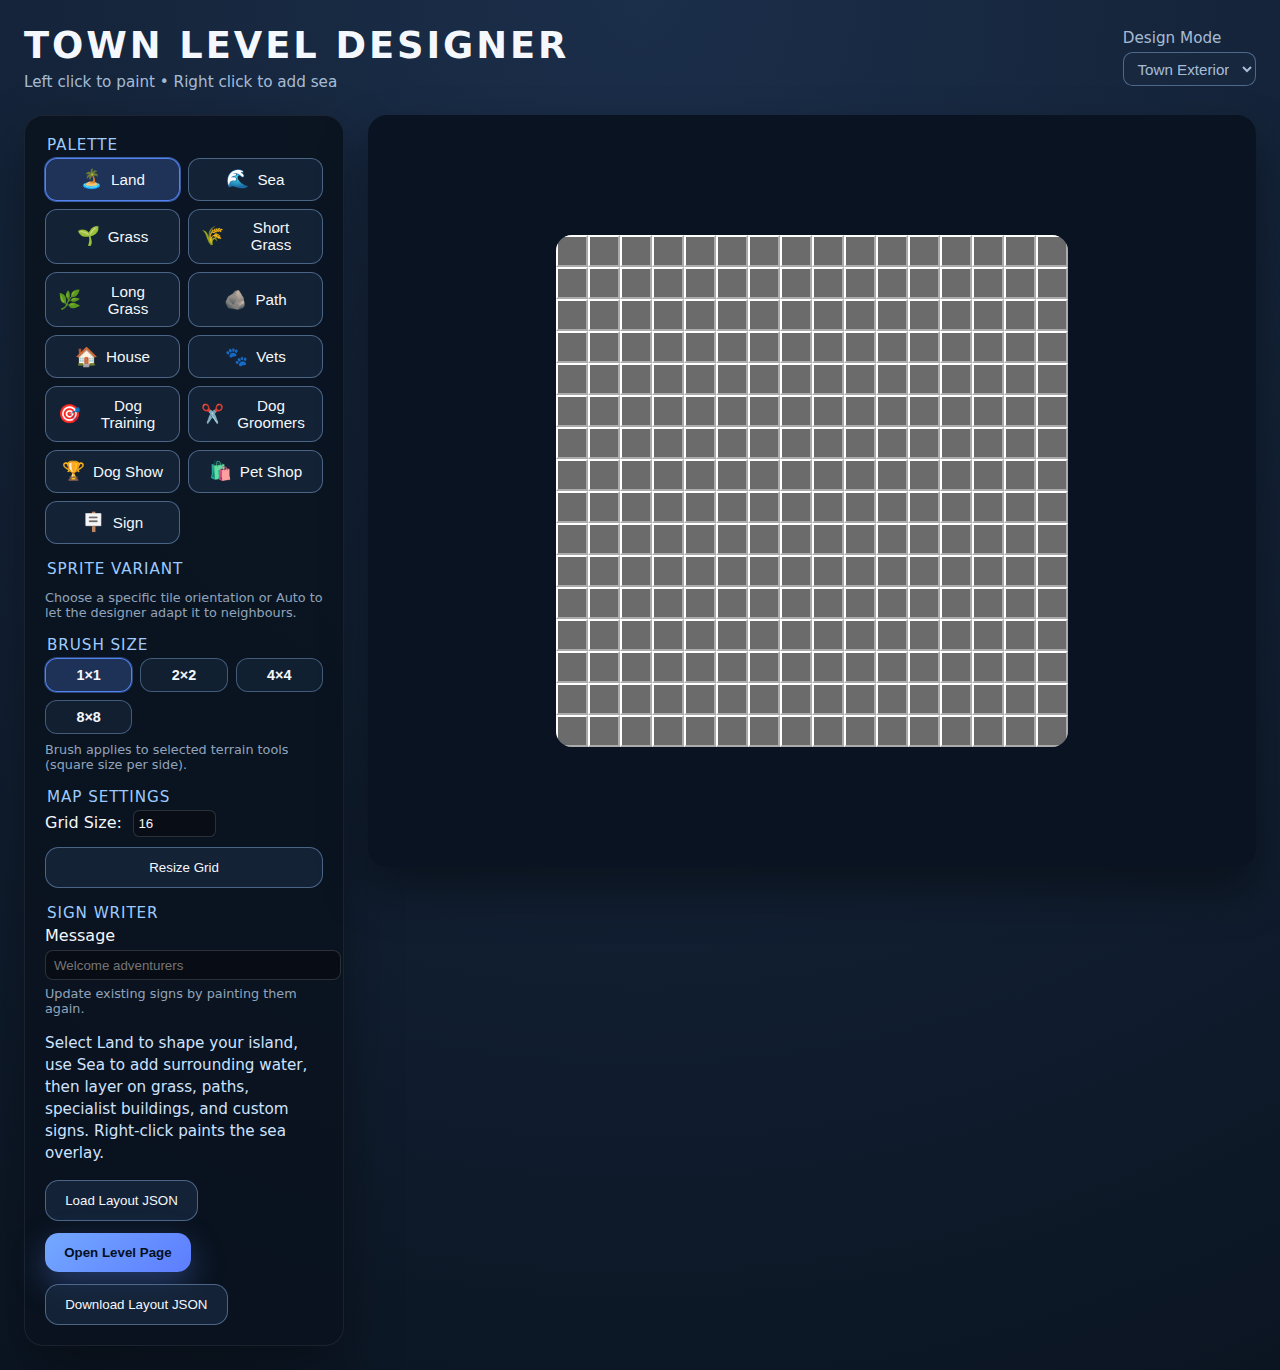
<file: leveldesign.html>
<!DOCTYPE html>
<html lang="en">
<head>
  <meta charset="UTF-8" />
  <meta name="viewport" content="width=device-width, initial-scale=1.0" />
  <title>Level Designer</title>
  <style>
    :root {
      color-scheme: dark;
      font-family: "Segoe UI", system-ui, -apple-system, sans-serif;
      background-color: #0b1522;
      color: #f4f7fb;
      --tile-size: 32px;
    }

    body {
      margin: 0;
      min-height: 100vh;
      display: grid;
      grid-template-columns: 320px 1fr;
      gap: 1.5rem;
      padding: 1.5rem;
      background: radial-gradient(circle at top, rgba(100, 160, 255, 0.18), rgba(11, 21, 34, 0.95));
    }

    header {
      grid-column: 1 / -1;
      display: flex;
      flex-wrap: wrap;
      justify-content: space-between;
      align-items: center;
      gap: 1rem;
    }

    header > div {
      display: grid;
      gap: 0.35rem;
    }

    h1 {
      margin: 0;
      font-size: clamp(1.6rem, 3vw, 2.3rem);
      letter-spacing: 0.08em;
      text-transform: uppercase;
    }

    #designerTagline {
      font-size: 0.95rem;
      color: rgba(207, 227, 255, 0.8);
    }

    .mode-switch {
      display: grid;
      gap: 0.35rem;
      font-size: 0.95rem;
      color: rgba(207, 227, 255, 0.8);
    }

    .mode-switch select {
      padding: 0.4rem 0.6rem;
      border-radius: 0.6rem;
      border: 1px solid rgba(158, 203, 255, 0.4);
      background: rgba(24, 42, 64, 0.65);
      color: inherit;
      font-size: 0.95rem;
    }

    .controls {
      background: rgba(9, 18, 29, 0.85);
      border: 1px solid rgba(255, 255, 255, 0.07);
      border-radius: 1.2rem;
      padding: 1.25rem;
      display: flex;
      flex-direction: column;
      gap: 1rem;
      box-shadow: 0 1.5rem 3.5rem rgba(0, 0, 0, 0.35);
    }

    fieldset {
      border: none;
      padding: 0;
      margin: 0;
      display: grid;
      gap: 0.5rem;
    }

    legend {
      margin-bottom: 0.25rem;
      font-size: 0.95rem;
      letter-spacing: 0.06em;
      text-transform: uppercase;
      color: #9ecbff;
    }

    .tool-list {
      display: grid;
      grid-template-columns: repeat(auto-fill, minmax(120px, 1fr));
      gap: 0.5rem;
    }

    .brush-options {
      display: grid;
      grid-template-columns: repeat(auto-fill, minmax(70px, 1fr));
      gap: 0.5rem;
    }

    .variant-options {
      display: grid;
      gap: 0.5rem;
    }

    .variant-list {
      display: grid;
      grid-template-columns: repeat(auto-fill, minmax(120px, 1fr));
      gap: 0.5rem;
    }

    button.brush,
    button.variant {
      padding: 0.5rem 0.6rem;
      border-radius: 0.75rem;
      border: 1px solid rgba(158, 203, 255, 0.35);
      background: rgba(24, 42, 64, 0.55);
      color: inherit;
      cursor: pointer;
      font-size: 0.9rem;
      font-weight: 600;
      transition: transform 0.12s ease, background 0.12s ease, border 0.12s ease;
    }

    button.brush.active,
    button.variant.active {
      background: rgba(90, 142, 255, 0.25);
      border-color: rgba(90, 142, 255, 0.9);
      box-shadow: 0 0 0 1px rgba(90, 142, 255, 0.4);
    }

    button.brush:hover,
    button.variant:hover {
      transform: translateY(-1px);
      background: rgba(40, 60, 90, 0.65);
    }

    .hint {
      margin: 0;
      font-size: 0.8rem;
      color: rgba(207, 227, 255, 0.7);
    }

    .sign-input {
      display: grid;
      gap: 0.35rem;
    }

    .sign-input input {
      width: 100%;
      padding: 0.4rem 0.5rem;
      border-radius: 0.5rem;
      border: 1px solid rgba(255, 255, 255, 0.15);
      background: rgba(7, 12, 20, 0.85);
      color: inherit;
    }

    button.tool {
      display: flex;
      align-items: center;
      gap: 0.5rem;
      justify-content: center;
      padding: 0.6rem 0.75rem;
      border-radius: 0.75rem;
      border: 1px solid rgba(158, 203, 255, 0.4);
      background: rgba(24, 42, 64, 0.65);
      color: inherit;
      font-size: 0.95rem;
      cursor: pointer;
      transition: transform 0.12s ease, background 0.12s ease, border 0.12s ease;
    }

    button.tool.active {
      background: rgba(90, 142, 255, 0.25);
      border-color: rgba(90, 142, 255, 0.9);
      box-shadow: 0 0 0 1px rgba(90, 142, 255, 0.6);
    }

    button.tool:hover {
      transform: translateY(-1px);
      background: rgba(40, 60, 90, 0.7);
    }

    .tool-icon {
      font-size: 1.15rem;
    }

    .map-wrapper {
      position: relative;
      display: grid;
      gap: 1rem;
    }

    #mapCanvas {
      max-width: 100%;
      max-height: 80vh;
      background: #0a1322;
      border-radius: 1.2rem;
      padding: 1rem;
      display: grid;
      place-items: center;
      box-shadow: 0 1.5rem 3rem rgba(0, 0, 0, 0.4);
      overflow: auto;
    }

    #grid {
      display: grid;
      background: #053042;
      border-radius: 1rem;
      overflow: hidden;
      box-shadow: inset 0 0 0 1px rgba(255, 255, 255, 0.05);
      gap: 0;
      width: max-content;
      height: max-content;
    }

    .tile {
      position: relative;
      display: grid;
      place-items: center;
      width: var(--tile-size);
      height: var(--tile-size);
      font-size: calc(var(--tile-size) * 0.45);
      font-weight: 600;
      cursor: crosshair;
      transition: filter 0.1s ease, transform 0.05s ease;
      user-select: none;
      padding: 0;
      box-sizing: border-box;
      background-repeat: no-repeat;
      background-origin: border-box;
      background-size: cover;
    }

    .tile:hover {
      filter: brightness(1.05);
      transform: scale(1.02);
    }

    .tile::after {
      content: attr(data-overlay-symbol);
      position: absolute;
      inset: 0;
      display: grid;
      place-items: center;
      font-size: calc(var(--tile-size) * 0.5);
      color: #fff9c4;
      text-shadow: 0 1px 2px rgba(0, 0, 0, 0.6);
      pointer-events: none;
    }

    #status {
      min-height: 2.5rem;
      font-size: 0.95rem;
      line-height: 1.45;
      color: #cfe3ff;
    }

    .export-buttons {
      display: flex;
      flex-wrap: wrap;
      gap: 0.75rem;
    }

    .primary {
      background: linear-gradient(135deg, #73a8ff, #5d7dff);
      color: #041021;
      border: none;
      font-weight: 600;
      padding: 0.75rem 1.2rem;
      border-radius: 0.85rem;
      cursor: pointer;
      box-shadow: 0 0.75rem 2rem rgba(94, 141, 255, 0.35);
      transition: transform 0.15s ease;
    }

    .primary:hover {
      transform: translateY(-1px) scale(1.01);
    }

    .secondary {
      border: 1px solid rgba(158, 203, 255, 0.4);
      background: rgba(24, 42, 64, 0.7);
      padding: 0.75rem 1.2rem;
      border-radius: 0.85rem;
      cursor: pointer;
      color: #f4f7fb;
    }

    .map-settings {
      display: grid;
      gap: 0.65rem;
    }

    label input {
      margin-left: 0.35rem;
      width: 4.5rem;
      padding: 0.3rem;
      border-radius: 0.4rem;
      border: 1px solid rgba(255, 255, 255, 0.15);
      background: rgba(7, 12, 20, 0.8);
      color: inherit;
    }

    @media (max-width: 1024px) {
      body {
        grid-template-columns: 1fr;
      }

      header {
        justify-content: center;
        text-align: center;
      }

      #mapCanvas {
        margin: 0 auto;
      }
    }
  </style>
</head>
<body>
  <header>
    <div>
      <h1 id="designerTitle">Town Level Designer</h1>
      <div id="designerTagline">Left click to paint • Right click to sea</div>
    </div>
    <label class="mode-switch">
      <span>Design Mode</span>
      <select id="modeSelect" aria-label="Select design mode"></select>
    </label>
  </header>

  <section class="controls" aria-label="Designer Controls">
    <fieldset>
      <legend>Palette</legend>
      <div class="tool-list" id="toolList"></div>
    </fieldset>

    <fieldset id="variantOptions" class="variant-options" hidden>
      <legend id="variantLegend">Sprite Variant</legend>
      <div class="variant-list" id="variantList"></div>
      <p class="hint" id="variantHint">Choose a specific tile orientation or Auto to let the designer adapt it to neighbours.</p>
    </fieldset>

    <fieldset>
      <legend>Brush Size</legend>
      <div class="brush-options" id="brushOptions" role="group" aria-label="Brush size options"></div>
      <p class="hint">Brush applies to selected terrain tools (square size per side).</p>
    </fieldset>

    <fieldset class="map-settings">
      <legend>Map Settings</legend>
      <label>Grid Size: <input type="number" id="gridSize" min="6" max="50" value="16" /></label>
      <button class="secondary" id="resizeGrid">Resize Grid</button>
    </fieldset>

    <fieldset>
      <legend id="signLegend">Sign Writer</legend>
      <div class="sign-input">
        <label id="signLabel" for="signText">Message</label>
        <input type="text" id="signText" maxlength="32" placeholder="Welcome adventurers" />
        <p class="hint" id="signHint">Update existing signs by painting them again.</p>
      </div>
    </fieldset>

    <div id="status" aria-live="polite"></div>

    <div class="export-buttons">
      <button class="secondary" id="loadJson">Load Layout JSON</button>
      <button class="primary" id="openLevel">Open Level Page</button>
      <button class="secondary" id="downloadJson">Download Layout JSON</button>
    </div>
    <input type="file" id="loadJsonInput" accept="application/json" hidden />
  </section>

  <section class="map-wrapper">
    <div id="mapCanvas">
      <div id="grid" role="grid"></div>
    </div>
  </section>

  <template id="tileTemplate">
    <button class="tile" type="button"></button>
  </template>

  <script type="module" src="js/leveldesigner/main.js"></script>
</body>
</html>
</file>
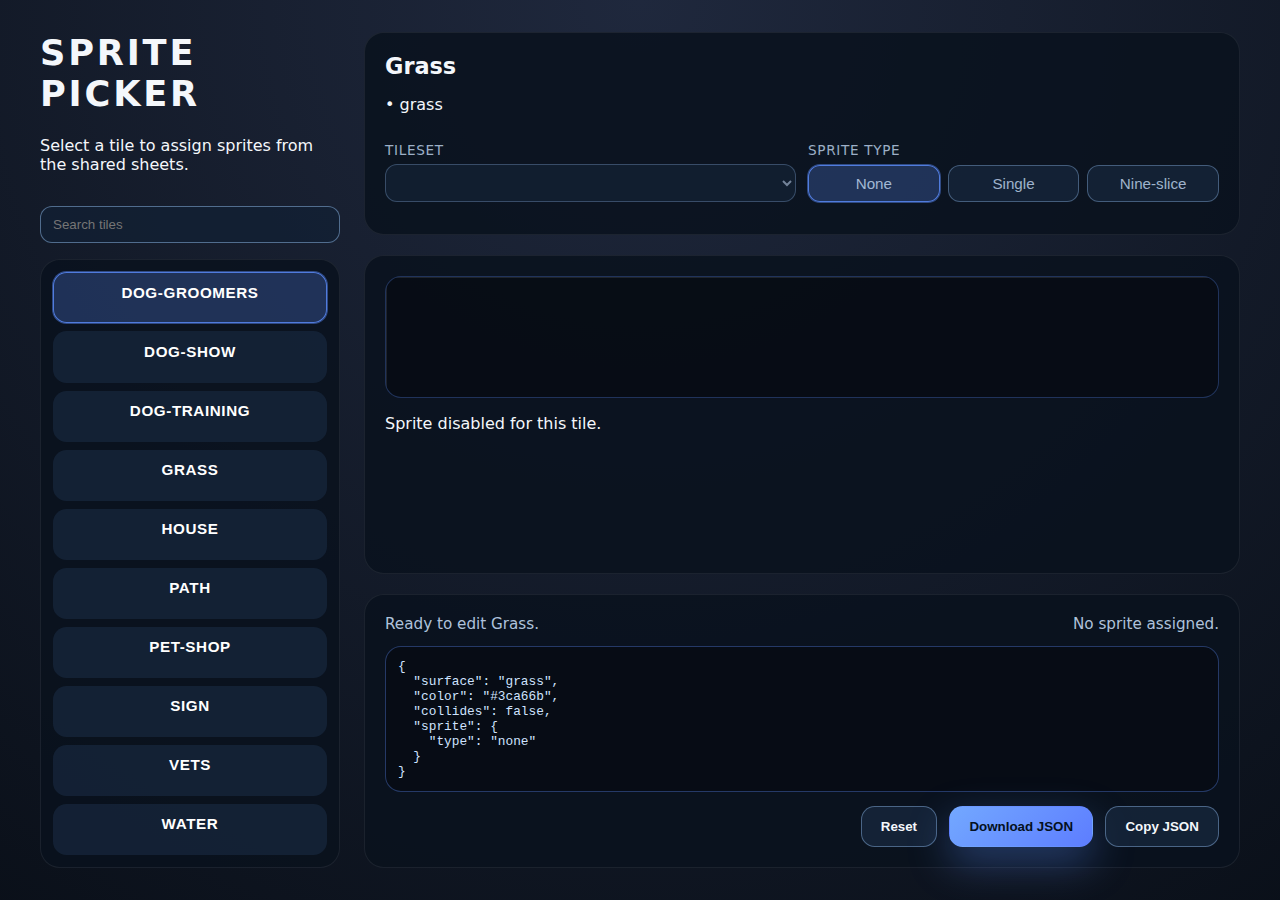
<file: spritepicker.html>
<!DOCTYPE html>
<html lang="en">
  <head>
    <meta charset="UTF-8" />
    <meta name="viewport" content="width=device-width, initial-scale=1.0" />
    <title>Sprite Picker</title>
    <link rel="stylesheet" href="css/sprite-picker.css" />
  </head>
  <body>
    <main>
      <aside class="sidebar">
        <header>
          <h1>Sprite Picker</h1>
          <p>Select a tile to assign sprites from the shared sheets.</p>
        </header>
        <label class="asset-search">
          <input type="search" id="assetSearch" placeholder="Search tiles" aria-label="Search tiles" />
        </label>
        <div class="asset-list" id="assetList" role="listbox" aria-label="Available tiles"></div>
      </aside>
      <section class="editor" aria-live="polite">
        <header>
          <div>
            <h2 id="assetTitle">Select a tile</h2>
            <p id="assetSubtitle">Choose an item from the list to begin assigning sprites.</p>
          </div>
          <div class="field-group">
            <label>
              Tileset
              <select id="tilesetSelect" aria-label="Select tileset" disabled></select>
            </label>
            <label>
              Sprite Type
              <div class="type-switch" role="group" aria-label="Sprite type">
                <button type="button" data-type="none" disabled>None</button>
                <button type="button" data-type="single" disabled>Single</button>
                <button type="button" data-type="nine-slice" disabled>Nine-slice</button>
              </div>
            </label>
          </div>
          <div class="slice-selector" id="sliceSelector" hidden></div>
        </header>
        <section class="sheet-panel">
          <div class="sheet-container" id="sheetContainer" hidden>
            <div class="sheet-grid" id="sheetGrid" role="grid"></div>
            <div class="sheet-overlay"></div>
          </div>
          <div id="sheetPlaceholder">Choose a tileset to display its sprite sheet.</div>
        </section>
        <footer class="summary">
          <div class="status">
            <span id="statusMessage">No changes yet.</span>
            <span id="assignmentSummary"></span>
          </div>
          <pre id="jsonPreview" aria-label="Sprite assignment preview"></pre>
          <div class="actions">
            <button class="secondary" type="button" id="resetButton">Reset</button>
            <button class="primary" type="button" id="downloadButton">Download JSON</button>
            <button class="secondary" type="button" id="copyButton">Copy JSON</button>
          </div>
        </footer>
      </section>
    </main>
    <script type="module" src="js/sprite-picker.js"></script>
  </body>
</html>
</file>
<file: css/sprite-picker.css>
:root {
  color-scheme: dark;
  font-family: "Segoe UI", system-ui, -apple-system, sans-serif;
  background: radial-gradient(circle at top, rgba(90, 140, 255, 0.18), rgba(10, 16, 26, 0.95));
  color: #f4f7fb;
}

body {
  margin: 0;
  min-height: 100vh;
  display: flex;
  justify-content: center;
  padding: 2rem;
  box-sizing: border-box;
}

main {
  width: min(1200px, 100%);
  display: grid;
  grid-template-columns: 300px 1fr;
  gap: 1.5rem;
}

.sidebar {
  display: flex;
  flex-direction: column;
  gap: 1rem;
}

.sidebar header {
  display: grid;
  gap: 0.35rem;
}

.sidebar h1 {
  margin: 0;
  font-size: clamp(1.6rem, 3vw, 2.2rem);
  letter-spacing: 0.08em;
  text-transform: uppercase;
}

.asset-search input {
  width: 100%;
  padding: 0.65rem 0.75rem;
  border-radius: 0.75rem;
  border: 1px solid rgba(158, 203, 255, 0.45);
  background: rgba(18, 32, 52, 0.75);
  color: inherit;
}

.asset-list {
  flex: 1;
  background: rgba(9, 18, 29, 0.85);
  border-radius: 1.25rem;
  border: 1px solid rgba(255, 255, 255, 0.07);
  padding: 0.75rem;
  display: grid;
  gap: 0.5rem;
  overflow: auto;
}

.asset-item {
  display: flex;
  flex-direction: column;
  gap: 0.15rem;
  padding: 0.65rem 0.75rem;
  border-radius: 0.85rem;
  border: 1px solid transparent;
  background: rgba(24, 42, 64, 0.65);
  cursor: pointer;
  transition: transform 0.12s ease, background 0.12s ease, border 0.12s ease;
}

.asset-item strong {
  font-size: 0.95rem;
  letter-spacing: 0.04em;
  text-transform: uppercase;
}

.asset-item span {
  font-size: 0.8rem;
  color: rgba(207, 227, 255, 0.75);
}

.asset-item:hover {
  transform: translateY(-1px);
  background: rgba(42, 68, 102, 0.75);
}

.asset-item.active {
  border-color: rgba(94, 142, 255, 0.8);
  background: rgba(94, 142, 255, 0.25);
  box-shadow: 0 0 0 1px rgba(94, 142, 255, 0.45);
}

.editor {
  display: grid;
  grid-template-rows: auto 1fr auto;
  gap: 1.25rem;
}

.editor header {
  display: grid;
  gap: 0.75rem;
  background: rgba(9, 18, 29, 0.85);
  border-radius: 1.25rem;
  border: 1px solid rgba(255, 255, 255, 0.07);
  padding: 1.25rem;
}

.editor h2 {
  margin: 0;
  font-size: 1.4rem;
}

.field-group {
  display: grid;
  grid-template-columns: repeat(auto-fit, minmax(180px, 1fr));
  gap: 0.75rem;
}

.field-group label {
  display: grid;
  gap: 0.35rem;
  font-size: 0.85rem;
  text-transform: uppercase;
  letter-spacing: 0.05em;
  color: rgba(207, 227, 255, 0.75);
}

.field-group select,
.field-group input,
.type-switch button {
  width: 100%;
  padding: 0.55rem 0.65rem;
  border-radius: 0.75rem;
  border: 1px solid rgba(158, 203, 255, 0.4);
  background: rgba(24, 42, 64, 0.7);
  color: inherit;
  font-size: 0.95rem;
}

.type-switch {
  display: flex;
  gap: 0.5rem;
}

.type-switch button {
  flex: 1;
  cursor: pointer;
  background: rgba(24, 42, 64, 0.65);
  border: 1px solid rgba(158, 203, 255, 0.35);
  transition: transform 0.12s ease, background 0.12s ease, border 0.12s ease;
}

.type-switch button.active {
  background: rgba(94, 142, 255, 0.25);
  border-color: rgba(94, 142, 255, 0.8);
  box-shadow: 0 0 0 1px rgba(94, 142, 255, 0.45);
}

.sheet-panel {
  display: grid;
  gap: 1rem;
  background: rgba(9, 18, 29, 0.85);
  border-radius: 1.25rem;
  border: 1px solid rgba(255, 255, 255, 0.07);
  padding: 1.25rem;
  overflow: hidden;
}

.sheet-container {
  position: relative;
  display: inline-block;
  border-radius: 1rem;
  overflow: hidden;
  border: 1px solid rgba(94, 142, 255, 0.3);
  background: rgba(7, 12, 20, 0.9);
}

.sheet-overlay {
  position: absolute;
  inset: 0;
  pointer-events: none;
  background-image:
    linear-gradient(rgba(255, 255, 255, 0.1) 1px, transparent 1px),
    linear-gradient(90deg, rgba(255, 255, 255, 0.1) 1px, transparent 1px);
  background-size: var(--tile-size) var(--tile-size);
}

.sheet-grid {
  display: grid;
  position: relative;
}

.sheet-cell {
  width: var(--tile-size);
  height: var(--tile-size);
  border: none;
  padding: 0;
  margin: 0;
  background-repeat: no-repeat;
  background-origin: border-box;
  cursor: pointer;
  transition: outline 0.12s ease, transform 0.1s ease;
}

.sheet-cell:hover {
  transform: translateY(-1px);
  outline: 2px solid rgba(94, 142, 255, 0.6);
}

.sheet-cell.active {
  outline: 2px solid rgba(255, 255, 255, 0.9);
  box-shadow: inset 0 0 0 2px rgba(94, 142, 255, 0.65);
}

.slice-selector {
  display: flex;
  flex-wrap: wrap;
  gap: 0.5rem;
}

.slice-selector button {
  padding: 0.4rem 0.65rem;
  border-radius: 999px;
  border: 1px solid rgba(158, 203, 255, 0.35);
  background: rgba(24, 42, 64, 0.65);
  color: inherit;
  font-size: 0.85rem;
  cursor: pointer;
  transition: background 0.12s ease, border 0.12s ease;
}

.slice-selector button.active {
  background: rgba(94, 142, 255, 0.3);
  border-color: rgba(94, 142, 255, 0.85);
}

.actions {
  display: flex;
  flex-wrap: wrap;
  gap: 0.75rem;
  justify-content: flex-end;
}

.actions button {
  border-radius: 0.85rem;
  padding: 0.75rem 1.2rem;
  font-weight: 600;
  cursor: pointer;
  border: 1px solid transparent;
  transition: transform 0.12s ease, background 0.12s ease, border 0.12s ease;
}

.actions .primary {
  background: linear-gradient(135deg, #73a8ff, #5d7dff);
  color: #041021;
  box-shadow: 0 1rem 2.5rem rgba(94, 142, 255, 0.35);
}

.actions .secondary {
  background: rgba(24, 42, 64, 0.7);
  border: 1px solid rgba(158, 203, 255, 0.4);
  color: inherit;
}

.actions button:hover {
  transform: translateY(-1px);
}

.status {
  display: flex;
  align-items: center;
  justify-content: space-between;
  gap: 1rem;
  font-size: 0.95rem;
  color: rgba(207, 227, 255, 0.85);
}

.status span {
  display: inline-flex;
  align-items: center;
  gap: 0.4rem;
}

.summary {
  background: rgba(9, 18, 29, 0.85);
  border-radius: 1.25rem;
  border: 1px solid rgba(255, 255, 255, 0.07);
  padding: 1.25rem;
  display: grid;
  gap: 0.85rem;
  font-size: 0.9rem;
}

.summary pre {
  background: rgba(7, 12, 20, 0.85);
  border-radius: 1rem;
  border: 1px solid rgba(94, 142, 255, 0.35);
  padding: 0.75rem;
  margin: 0;
  max-height: 200px;
  overflow: auto;
  font-family: "JetBrains Mono", "Fira Code", ui-monospace, SFMono-Regular, Menlo, Monaco, Consolas, "Liberation Mono", "Courier New", monospace;
  font-size: 0.8rem;
  color: #cfe3ff;
}

@media (max-width: 1100px) {
  main {
    grid-template-columns: 1fr;
  }

  .sidebar {
    order: 2;
  }

  .editor {
    order: 1;
  }
}

@media (max-width: 680px) {
  body {
    padding: 1.25rem;
  }

  .actions {
    justify-content: center;
  }
}
</file>
